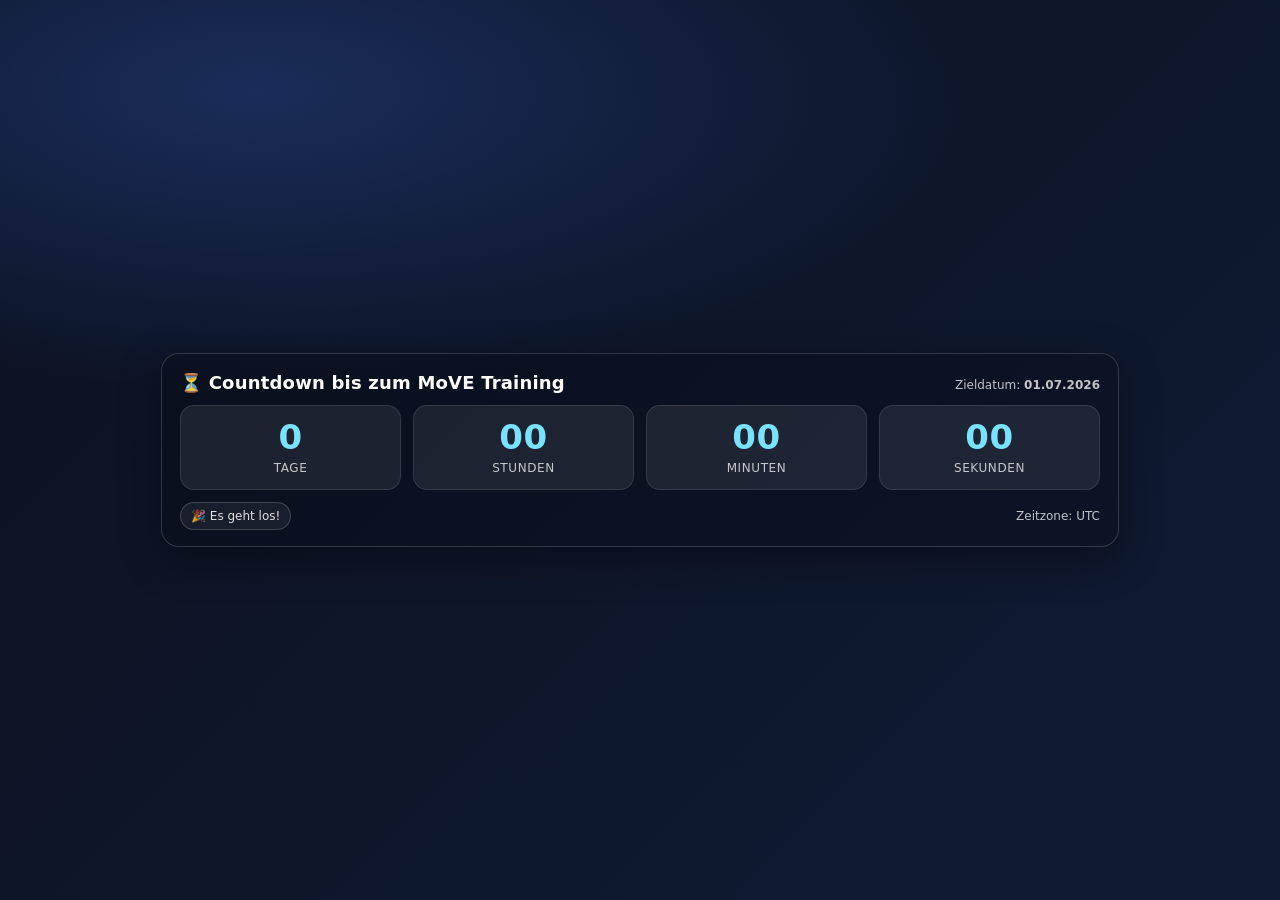
<file: index.html>
<!doctype html>
<html lang="de">
<head>
  <meta charset="utf-8" />
  <meta name="viewport" content="width=device-width, initial-scale=1" />
  <title>MoVE Countdown</title>
  <style>
    :root{
      --bg1:#0b1220;
      --bg2:#101b33;
      --accent:#79e2ff;
      --text:#ffffff;
      --muted:rgba(255,255,255,.75);
      --card:rgba(255,255,255,.08);
      --border:rgba(255,255,255,.16);
    }
    body{
      margin:0;
      font-family: system-ui, -apple-system, "Segoe UI", Roboto, Arial, sans-serif;
      background: radial-gradient(1200px 500px at 20% 10%, #1a2c5a 0%, transparent 60%),
                  linear-gradient(135deg, var(--bg1), var(--bg2));
      color:var(--text);
      height:100vh;
      display:flex;
      align-items:center;
      justify-content:center;
    }
    .wrap{
      width:min(920px, 94vw);
      padding:18px 18px 16px;
      border-radius:18px;
      background: rgba(0,0,0,.20);
      border:1px solid var(--border);
      box-shadow: 0 12px 40px rgba(0,0,0,.35);
    }
    .title{
      display:flex;
      align-items:baseline;
      justify-content:space-between;
      gap:12px;
      margin:0 0 12px 0;
    }
    .title h1{
      font-size:18px;
      margin:0;
      letter-spacing:.2px;
      font-weight:700;
    }
    .title .date{
      font-size:12px;
      color:var(--muted);
      white-space:nowrap;
    }
    .grid{
      display:grid;
      grid-template-columns: repeat(4, 1fr);
      gap:12px;
    }
    .box{
      padding:14px 12px;
      border-radius:14px;
      background: var(--card);
      border:1px solid rgba(255,255,255,.10);
      text-align:center;
    }
    .num{
      font-size:34px;
      line-height:1.05;
      font-weight:800;
      letter-spacing:.5px;
      color: var(--accent);
    }
    .label{
      margin-top:6px;
      font-size:12px;
      color:var(--muted);
      letter-spacing:.6px;
      text-transform:uppercase;
    }
    .footer{
      margin-top:12px;
      display:flex;
      align-items:center;
      justify-content:space-between;
      gap:10px;
      font-size:12px;
      color:var(--muted);
    }
    .badge{
      padding:6px 10px;
      border-radius:999px;
      border:1px solid rgba(255,255,255,.18);
      background: rgba(255,255,255,.06);
      color:rgba(255,255,255,.86);
    }
    @media (max-width:520px){
      .grid{ grid-template-columns: repeat(2, 1fr); }
      .num{ font-size:30px; }
    }
  </style>
</head>
<body>
  <div class="wrap" role="group" aria-label="Countdown bis MoVE Training">
    <div class="title">
      <h1>⏳ Countdown bis zum MoVE Training</h1>
      <div class="date">Zieldatum: <strong>01.07.2026</strong></div>
    </div>

    <div class="grid" aria-live="polite">
      <div class="box"><div class="num" id="d">–</div><div class="label">Tage</div></div>
      <div class="box"><div class="num" id="h">–</div><div class="label">Stunden</div></div>
      <div class="box"><div class="num" id="m">–</div><div class="label">Minuten</div></div>
      <div class="box"><div class="num" id="s">–</div><div class="label">Sekunden</div></div>
    </div>

    <div class="footer">
      <span class="badge" id="status">Lädt…</span>
      <span>Zeitzone: <span id="tz">lokal</span></span>
    </div>
  </div>

  <script>
    // Ziel: 01.07.2026, 00:00:00 in lokaler Zeit des Betrachters
    const target = new Date(2026, 6, 1, 0, 0, 0); // Monate: 0=Jan ... 6=Jul

    const el = {
      d: document.getElementById('d'),
      h: document.getElementById('h'),
      m: document.getElementById('m'),
      s: document.getElementById('s'),
      status: document.getElementById('status'),
      tz: document.getElementById('tz')
    };

    // Zeitzone anzeigen (sofern verfügbar)
    try {
      el.tz.textContent = Intl.DateTimeFormat().resolvedOptions().timeZone || 'lokal';
    } catch { /* ignore */ }

    const pad2 = (n) => String(n).padStart(2,'0');

    function tick(){
      const now = new Date();
      let diff = target - now;

      if (diff <= 0){
        el.d.textContent = '0';
        el.h.textContent = '00';
        el.m.textContent = '00';
        el.s.textContent = '00';
        el.status.textContent = '🎉 Es geht los!';
        return;
      }

      const sec = Math.floor(diff / 1000);
      const days = Math.floor(sec / 86400);
      const hours = Math.floor((sec % 86400) / 3600);
      const mins = Math.floor((sec % 3600) / 60);
      const secs = sec % 60;

      el.d.textContent = days;
      el.h.textContent = pad2(hours);
      el.m.textContent = pad2(mins);
      el.s.textContent = pad2(secs);
      el.status.textContent = '🚀 Training startet bald';
    }

    tick();
    setInterval(tick, 1000);
  </script>
</body>
</html>
</file>
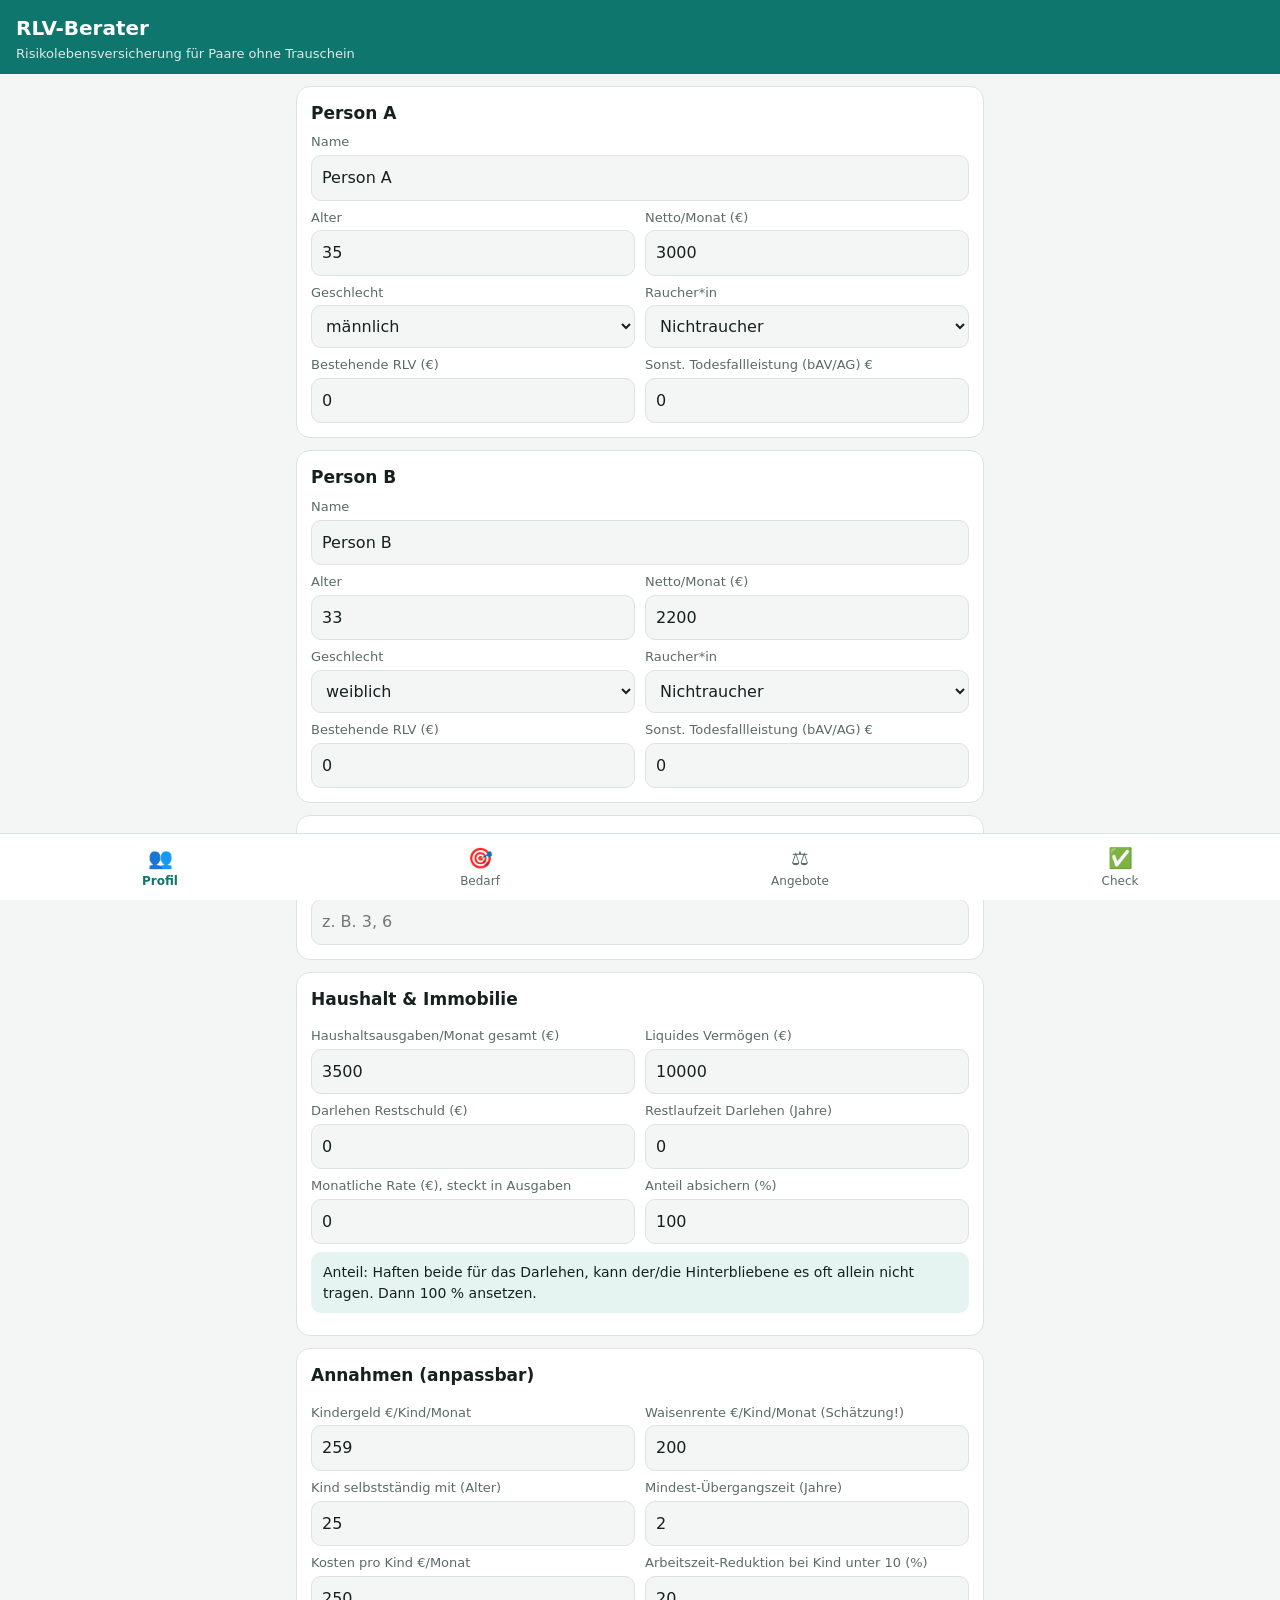
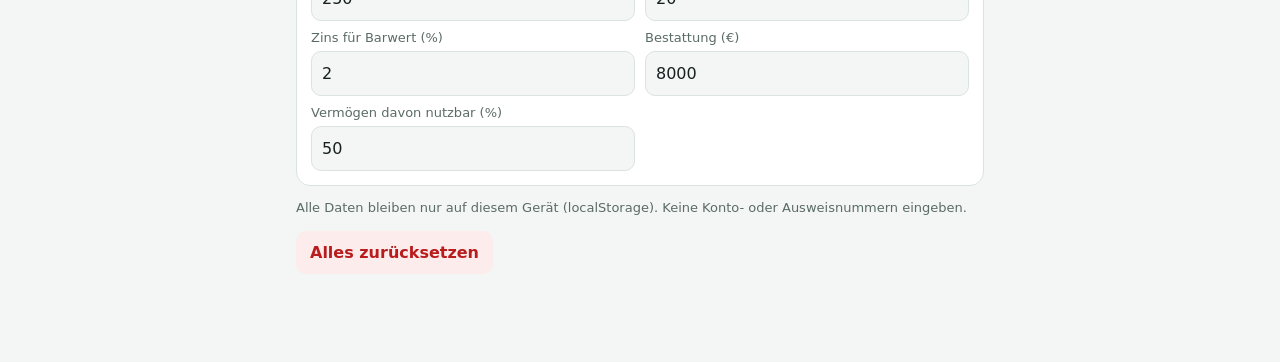
<file: risikoleben/index.html>
<!doctype html>
<html lang="de">
<head>
<meta charset="utf-8">
<meta name="viewport" content="width=device-width, initial-scale=1, viewport-fit=cover">
<meta name="apple-mobile-web-app-capable" content="yes">
<meta name="apple-mobile-web-app-title" content="RLV-Berater">
<meta name="apple-mobile-web-app-status-bar-style" content="default">
<meta name="theme-color" content="#0f766e">
<link rel="apple-touch-icon" href="icon.png">
<link rel="manifest" href="manifest.json">
<title>RLV-Berater</title>
<style>
:root{--bg:#f4f6f5;--card:#fff;--ink:#16211f;--mut:#5b6b67;--line:#dbe3e0;--acc:#0f766e;--acc2:#e6f4f1;--warn:#b45309;--warnbg:#fef3e2;--bad:#b91c1c;--badbg:#fdecec;--ok:#15803d;--okbg:#e8f6ec}
@media (prefers-color-scheme:dark){:root{--bg:#0e1514;--card:#17211f;--ink:#e8efed;--mut:#9fb0ab;--line:#2a3835;--acc:#2dd4bf;--acc2:#12302c;--warn:#fbbf24;--warnbg:#2f2610;--bad:#f87171;--badbg:#341616;--ok:#4ade80;--okbg:#12301c}}
*{box-sizing:border-box;-webkit-tap-highlight-color:transparent}
body{margin:0;background:var(--bg);color:var(--ink);font:16px/1.45 -apple-system,system-ui,"Segoe UI",sans-serif;padding-bottom:calc(76px + env(safe-area-inset-bottom))}
header{padding:calc(14px + env(safe-area-inset-top)) 16px 10px;background:var(--acc);color:#fff}
@media (prefers-color-scheme:dark){header{background:#0b2e29;color:#e8efed}}
header h1{margin:0;font-size:20px}header p{margin:2px 0 0;font-size:13px;opacity:.85}
main{padding:12px 16px;max-width:720px;margin:0 auto}
section{display:none}section.on{display:block}
.card{background:var(--card);border:1px solid var(--line);border-radius:14px;padding:14px;margin:0 0 12px}
.card h2{margin:0 0 8px;font-size:17px}.card h3{margin:12px 0 6px;font-size:15px}
.row{display:grid;grid-template-columns:1fr 1fr;gap:10px}
label{display:block;font-size:13px;color:var(--mut);margin:8px 0 3px}
input,select,textarea{width:100%;font:inherit;font-size:16px;padding:10px;border:1px solid var(--line);border-radius:10px;background:var(--bg);color:var(--ink)}
.chk{display:flex;gap:8px;align-items:center;margin:6px 0;font-size:15px;color:var(--ink)}.chk input{width:auto}
button{font:inherit;font-weight:600;border:0;border-radius:10px;padding:10px 14px;background:var(--acc);color:#fff}
@media (prefers-color-scheme:dark){button{color:#06201c}}
button.sec{background:var(--acc2);color:var(--acc)}button.del{background:var(--badbg);color:var(--bad)}
.big{font-size:30px;font-weight:700;letter-spacing:-.5px}
.mut{color:var(--mut);font-size:13px}
.note{border-radius:10px;padding:10px 12px;margin:8px 0;font-size:14px}
.note.warn{background:var(--warnbg);color:var(--warn)}.note.bad{background:var(--badbg);color:var(--bad)}.note.ok{background:var(--okbg);color:var(--ok)}.note.info{background:var(--acc2);color:var(--ink)}
table{width:100%;border-collapse:collapse;font-size:14px}td,th{padding:6px 4px;border-bottom:1px solid var(--line);text-align:left;vertical-align:top}td.r,th.r{text-align:right}
nav{position:fixed;bottom:0;left:0;right:0;display:flex;background:var(--card);border-top:1px solid var(--line);padding-bottom:env(safe-area-inset-bottom)}
nav button{flex:1;background:none;color:var(--mut);border-radius:0;padding:10px 2px;font-size:12px;font-weight:500}
nav button.on{color:var(--acc);font-weight:700}nav span{display:block;font-size:20px}
.badge{display:inline-block;font-size:12px;font-weight:700;padding:2px 8px;border-radius:99px;background:var(--okbg);color:var(--ok)}
.bar{height:10px;border-radius:6px;background:var(--line);overflow:hidden}.bar i{display:block;height:100%;background:var(--acc)}
a{color:var(--acc)}
.linkbtn{display:block;text-decoration:none;text-align:center;background:var(--acc2);color:var(--acc);padding:10px;border-radius:10px;font-weight:600;margin:6px 0}
</style>
</head>
<body>
<header><h1>RLV-Berater</h1><p>Risikolebensversicherung für Paare ohne Trauschein</p></header>
<main>
<section id="s-profil" class="on"></section>
<section id="s-bedarf"></section>
<section id="s-angebote"></section>
<section id="s-check"></section>
</main>
<nav>
<button data-t="profil" class="on"><span>👥</span>Profil</button>
<button data-t="bedarf"><span>🎯</span>Bedarf</button>
<button data-t="angebote"><span>⚖️</span>Angebote</button>
<button data-t="check"><span>✅</span>Check</button>
</nav>
<script>
"use strict";
/* ---------- Zustand ---------- */
const DEF={
 p:[{name:"Person A",age:35,sex:"m",smoker:false,net:3000},{name:"Person B",age:33,sex:"w",smoker:false,net:2200}],
 kids:[],
 debt:{rest:0,years:0,share:100,rate:0},
 hh:{exp:3500,savings:10000,useSav:50,funeral:8000,other:[0,0]},
 existing:[0,0],
 par:{kg:259,waise:200,indep:25,disc:2,transit:2,kidCost:250,care:20},
 quotes:[],done:{}
};
let S;
try{S=JSON.parse(localStorage.getItem("rlv")||"null")}catch(e){S=null}
S=Object.assign(structuredClone(DEF),S||{});
const save=()=>{try{localStorage.setItem("rlv",JSON.stringify(S))}catch(e){}};
const $=id=>document.getElementById(id);
const eur=n=>Math.round(n).toLocaleString("de-DE")+" €";
const num=v=>{const n=parseFloat(String(v).replace(",","."));return isFinite(n)?n:0};
const esc=s=>String(s).replace(/[&<>"]/g,c=>({"&":"&amp;","<":"&lt;",">":"&gt;",'"':"&quot;"}[c]));

/* ---------- Rechenkern ---------- */
function needFor(i){
 const P=S.p[i],Sv=S.p[1-i],par=S.par,kids=S.kids.map(Number);
 const youngest=kids.length?Math.min(...kids):null;
 const yearsKids=kids.length?Math.max(0,par.indep-youngest):0;
 const years=Math.max(yearsKids,par.transit);
 const debt=S.debt.rest*S.debt.share/100;
 const r=par.disc/100;
 let pv=0;const rows=[];
 for(let t=0;t<years;t++){
  const elig=kids.filter(a=>a+t<par.indep).length;
  const ended=kids.length-elig;
  let exp=S.hh.exp-par.kidCost*ended;
  exp-=(S.debt.rate||0);               // Rate entfällt, weil Darlehen getilgt wird
  exp=Math.max(0,exp);
  const youngestNow=kids.filter(a=>a+t<par.indep).length?Math.min(...kids.filter(a=>a+t<par.indep))+t:99;
  const care=youngestNow<10?par.care/100:0;
  const inc=Sv.net*(1-care)+elig*(par.kg+par.waise);
  // Verbrauch des Verstorbenen entfällt: Anteil an den Ausgaben (am Netto gemessen)
  const share=P.net/(P.net+Sv.net||1);
  const expAfter=exp*(1-0.5*share);   // Hälfte des Anteils, der dem Verstorbenen "gehört", entfällt
  const gap=Math.max(0,expAfter-inc);
  pv+=gap*12/Math.pow(1+r,t+0.5);
  rows.push({t,gap});
 }
 const funeral=S.hh.funeral;
 const sav=S.hh.savings*S.hh.useSav/100;
 const other=S.hh.other[i]||0, ex=S.existing[i]||0;
 const gross=debt+pv+funeral;
 const net=Math.max(0,gross-sav-other-ex);
 const sum=Math.ceil(net/10000)*10000;
 const debtYears=S.debt.years||0;
 let term=Math.max(yearsKids,debtYears,10);
 term=Math.max(5,Math.min(term,67-P.age));
 return {debt,pv,funeral,sav,other,ex,gross,net,sum,yearsKids,years,term,debtYears,
   income:Math.max(0,sum-Math.min(debt,sum)),rows};
}
/* grobe Orientierung: Gompertz-Sterblichkeit, versicherte Kollektive (nur Plausibilitätsband!) */
function estimate(P,n,sumAt){
 let surv=1,ben=0,ann=0;const v=1/1.01;
 for(let t=0;t<n;t++){
  const x=P.age+t;
  const mu=0.000016*Math.exp(0.095*x)*(P.sex==="w"?0.65:1)*(P.smoker?2:1);
  const q=1-Math.exp(-mu);
  ann+=surv*Math.pow(v,t);
  ben+=surv*q*sumAt(t)*Math.pow(v,t+0.5);
  surv*=1-q;
 }
 const hoechst=ben/ann*1.3/12;           // Bruttobeitrag/Monat (Höchstbeitrag)
 return {hoechst,zahl:hoechst*0.7};
}

/* ---------- Render: Profil ---------- */
function fld(label,id,val,type="number",extra=""){return `<label for="${id}">${label}</label><input id="${id}" type="${type}" inputmode="${type==="number"?"decimal":"text"}" value="${esc(val)}" ${extra}>`}
function renderProfil(){
 const personCards=S.p.map((p,i)=>`<div class="card"><h2>${esc(p.name)}</h2>
  ${fld("Name","p"+i+"name",p.name,"text")}
  <div class="row"><div>${fld("Alter","p"+i+"age",p.age)}</div><div>${fld("Netto/Monat (€)","p"+i+"net",p.net)}</div></div>
  <div class="row"><div><label>Geschlecht</label><select id="p${i}sex"><option value="m" ${p.sex==="m"?"selected":""}>männlich</option><option value="w" ${p.sex==="w"?"selected":""}>weiblich</option></select></div>
  <div><label>Raucher*in</label><select id="p${i}smoker"><option value="0" ${!p.smoker?"selected":""}>Nichtraucher</option><option value="1" ${p.smoker?"selected":""}>Raucher</option></select></div></div>
  <div class="row"><div>${fld("Bestehende RLV (€)","e"+i,S.existing[i])}</div><div>${fld("Sonst. Todesfallleistung (bAV/AG) €","o"+i,S.hh.other[i])}</div></div></div>`).join("");
 $("s-profil").innerHTML=`${personCards}
 <div class="card"><h2>Kinder</h2><p class="mut">Alter der Kinder, durch Komma getrennt (leer = keine).</p>
  <input id="kids" type="text" inputmode="numeric" value="${S.kids.join(", ")}" placeholder="z. B. 3, 6"></div>
 <div class="card"><h2>Haushalt & Immobilie</h2>
  <div class="row"><div>${fld("Haushaltsausgaben/Monat gesamt (€)","hhexp",S.hh.exp)}</div><div>${fld("Liquides Vermögen (€)","sav",S.hh.savings)}</div></div>
  <div class="row"><div>${fld("Darlehen Restschuld (€)","drest",S.debt.rest)}</div><div>${fld("Restlaufzeit Darlehen (Jahre)","dyears",S.debt.years)}</div></div>
  <div class="row"><div>${fld("Monatliche Rate (€), steckt in Ausgaben","drate",S.debt.rate)}</div><div>${fld("Anteil absichern (%)","dshare",S.debt.share)}</div></div>
  <div class="note info">Anteil: Haften beide für das Darlehen, kann der/die Hinterbliebene es oft allein nicht tragen. Dann 100 % ansetzen.</div></div>
 <div class="card"><h2>Annahmen (anpassbar)</h2>
  <div class="row"><div>${fld("Kindergeld €/Kind/Monat","kg",S.par.kg)}</div><div>${fld("Waisenrente €/Kind/Monat (Schätzung!)","waise",S.par.waise)}</div></div>
  <div class="row"><div>${fld("Kind selbstständig mit (Alter)","indep",S.par.indep)}</div><div>${fld("Mindest-Übergangszeit (Jahre)","transit",S.par.transit)}</div></div>
  <div class="row"><div>${fld("Kosten pro Kind €/Monat","kidcost",S.par.kidCost)}</div><div>${fld("Arbeitszeit-Reduktion bei Kind unter 10 (%)","care",S.par.care)}</div></div>
  <div class="row"><div>${fld("Zins für Barwert (%)","disc",S.par.disc)}</div><div>${fld("Bestattung (€)","fun",S.hh.funeral)}</div></div>
  <div class="row"><div>${fld("Vermögen davon nutzbar (%)","usesav",S.hh.useSav)}</div><div></div></div></div>
 <p class="mut">Alle Daten bleiben nur auf diesem Gerät (localStorage). Keine Konto- oder Ausweisnummern eingeben.</p>
 <button class="del" id="reset">Alles zurücksetzen</button>`;
 const b=(id,fn)=>$(id).addEventListener("change",e=>{fn(e.target.value);save();renderBedarf();renderAngebote();renderCheck()});
 S.p.forEach((_,i)=>{b("p"+i+"name",v=>S.p[i].name=v||"Person "+"AB"[i]);b("p"+i+"age",v=>S.p[i].age=num(v));b("p"+i+"net",v=>S.p[i].net=num(v));
  b("p"+i+"sex",v=>S.p[i].sex=v);b("p"+i+"smoker",v=>S.p[i].smoker=v==="1");b("e"+i,v=>S.existing[i]=num(v));b("o"+i,v=>S.hh.other[i]=num(v))});
 b("kids",v=>S.kids=v.split(/[,; ]+/).map(x=>x.trim()).filter(Boolean).map(num));
 b("hhexp",v=>S.hh.exp=num(v));b("sav",v=>S.hh.savings=num(v));b("drest",v=>S.debt.rest=num(v));b("dyears",v=>S.debt.years=num(v));
 b("drate",v=>S.debt.rate=num(v));b("dshare",v=>S.debt.share=num(v));b("kg",v=>S.par.kg=num(v));b("waise",v=>S.par.waise=num(v));
 b("indep",v=>S.par.indep=num(v));b("transit",v=>S.par.transit=num(v));b("kidcost",v=>S.par.kidCost=num(v));b("care",v=>S.par.care=num(v));
 b("disc",v=>S.par.disc=num(v));b("fun",v=>S.hh.funeral=num(v));b("usesav",v=>S.hh.useSav=num(v));
 $("reset").onclick=()=>{if(confirm("Wirklich alle Daten löschen?")){S=structuredClone(DEF);save();renderAll()}};
}

/* ---------- Render: Bedarf ---------- */
function renderBedarf(){
 const out=S.p.map((p,i)=>{
  const n=needFor(i),surv=S.p[1-i].name;
  const debtPart=Math.min(n.debt,n.sum),incPart=Math.max(0,n.sum-debtPart);
  const constSum=n.sum;
  const e1=estimate(p,n.term,()=>constSum);
  const e2=estimate(p,n.term,t=>{
    const d=n.debtYears?Math.max(0,debtPart*(1-t/n.debtYears)):0;
    const inc=t<n.yearsKids||!n.yearsKids&&t<S.par.transit?incPart:0;
    return d+inc});
  const maxPct=Math.max(n.gross,1);
  return `<div class="card"><h2>Falls ${esc(p.name)} stirbt → ${esc(surv)} bleibt zurück</h2>
  <div class="mut">Empfohlene Versicherungssumme</div><div class="big">${eur(n.sum)}</div>
  <div class="mut">Laufzeit mind. ${n.term} Jahre (bis Alter ${p.age+n.term})</div>
  <table>
   <tr><td>Darlehen tilgen</td><td class="r">${eur(n.debt)}</td></tr>
   <tr><td>Einkommenslücke (${n.years} J., Barwert)</td><td class="r">${eur(n.pv)}</td></tr>
   <tr><td>Bestattung</td><td class="r">${eur(n.funeral)}</td></tr>
   <tr><td>− nutzbares Vermögen</td><td class="r">−${eur(n.sav)}</td></tr>
   <tr><td>− bestehende RLV / AG-/bAV-Leistung</td><td class="r">−${eur(n.ex+n.other)}</td></tr>
  </table>
  <h3>Tarifaufbau-Vorschlag</h3>
  <div class="note info"><b>Variante 1 – einfach:</b> ${eur(constSum)} konstant, ${n.term} Jahre.<br>Orientierung: ca. <b>${Math.round(e1.zahl)}–${Math.round(e1.hoechst)} €/Monat</b> (Zahl- bis Höchstbeitrag).</div>
  ${debtPart>0?`<div class="note info"><b>Variante 2 – Kombi (meist günstiger):</b> ${eur(incPart)} konstant für ${Math.max(n.yearsKids,S.par.transit)} J. + ${eur(debtPart)} <i>fallend</i> über ${n.debtYears||"?"} J. (passend zur Restschuld).<br>Orientierung: ca. <b>${Math.round(e2.zahl)}–${Math.round(e2.hoechst)} €/Monat</b>.</div>`:""}
  <p class="mut">Preisband = grobe Modellrechnung (±30 %), nur zur Plausibilitätsprüfung von Angeboten. Echte Preise kommen von Anbietern und hängen von Beruf, BMI, Gesundheit ab.</p></div>`}).join("");
 const hi=S.p.map((p,i)=>needFor(i)).reduce((a,b)=>a.sum>=b.sum?a:b);
 $("s-bedarf").innerHTML=out+`
 <div class="card"><h2>Warum Paare ohne Trauschein anders rechnen</h2>
  <div class="note bad"><b>Keine Witwen-/Witwerrente</b> – der Rechner setzt sie bewusst nicht an. Nur Kinder erhalten Waisenrente.</div>
  <div class="note bad"><b>Erbschaftsteuer:</b> Nicht Verheiratete = Steuerklasse III, nur 20.000 € Freibetrag, 30 % Steuersatz. Zahlt die Versicherung 300.000 € an den/die Partner:in aus, kämen auf 280.000 € rund 84.000 € Steuer zu.</div>
  <div class="note ok"><b>Lösung: Überkreuz-Konstruktion.</b> Jede:r ist Versicherungsnehmer:in <i>und</i> Bezugsberechtigte:r für das Leben des/der anderen. Die Auszahlung ist dann in der Regel nicht erbschaftsteuerpflichtig. Genau so bei den Anbietern beantragen (Versicherungsnehmer ≠ versicherte Person).</div>
  <div class="note warn"><b>Kein gesetzliches Erbrecht</b> unter Partner:innen → Testament / Erbvertrag. <b>Sorgerecht:</b> Ist ein Elternteil nicht verheiratet, braucht es eine Sorgeerklärung, sonst fehlt dem Überlebenden evtl. das Sorgerecht.</div>
  <p class="mut">Steuer- und Rechtsangaben ohne Gewähr (Stand 2026). Vor Abschluss durch Steuerberater:in oder unabhängige Honorar-Versicherungsberatung prüfen lassen.</p></div>`;
}

/* ---------- Render: Angebote ---------- */
const FEAT=[["nachv","Nachversicherungsgarantie (Heirat, Geburt, Immobilie, ohne Gesundheitsprüfung)"],["verl","Verlängerungsoption"],["terminal","Vorabzahlung bei unheilbarer Krankheit"],["kreuz","Überkreuz möglich (VN ≠ versicherte Person)"],["stund","Beitragsstundung / Pausieren möglich"]];
let editQ=null;
function evalQuotes(){
 return S.quotes.map((q,idx)=>{
  const pi=q.person,n=needFor(pi),P=S.p[pi];
  const per100=q.zahl*12/(q.sum/1e5||1);
  const worst=q.hoechst?q.hoechst*12/(q.sum/1e5||1):per100;
  const e=estimate(P,q.term,()=>q.sum);
  const feat=FEAT.filter(f=>q[f[0]]).length;
  const flags=[];
  if(q.sum<n.sum*0.95)flags.push(["warn","Summe unter Bedarf ("+eur(n.sum)+")"]);
  if(q.term<n.term)flags.push(["warn","Laufzeit kürzer als empfohlen ("+n.term+" J.)"]);
  if(!q.nachv)flags.push(["bad","Keine Nachversicherungsgarantie"]);
  if(!q.kreuz)flags.push(["bad","Überkreuz nicht möglich → Erbschaftsteuerrisiko"]);
  if(q.hoechst&&q.zahl&&q.hoechst/q.zahl>1.8)flags.push(["warn","Hohe Beitragsspanne (Höchst/Zahl = "+(q.hoechst/q.zahl).toFixed(1)+"×)"]);
  if(q.zahl<e.zahl*0.6)flags.push(["warn","Auffällig günstig – Leistungsumfang prüfen"]);
  return Object.assign({idx,per100,worst,feat,flags,est:e});
 });
}
function renderAngebote(){
 const ev=evalQuotes();
 const groups=[0,1].map(pi=>{
  const list=ev.filter(x=>S.quotes[x.idx].person===pi);
  if(!list.length)return "";
  const bestWorst=Math.min(...list.map(x=>x.worst));
  list.forEach(x=>{const q=S.quotes[x.idx];const fit=(q.sum>=needFor(pi).sum*0.95?1:.6)*(q.term>=needFor(pi).term?1:.7);
    x.score=Math.round((70*bestWorst/x.worst+30*x.feat/FEAT.length)*fit)});
  list.sort((a,b)=>b.score-a.score);
  return `<div class="card"><h2>Versichert: ${esc(S.p[pi].name)}</h2>
  ${list.map((x,k)=>{const q=S.quotes[x.idx];return `<div style="border-top:${k?"1px solid var(--line)":"0"};padding:10px 0">
   <div><b>${esc(q.name||"Angebot")}</b> <span class="mut">· ${esc(q.src)}</span> ${k===0?'<span class="badge">Beste Preis-Leistung</span>':""}</div>
   <div class="mut">${eur(q.sum)} · ${q.term} J. · ${q.type}</div>
   <div>${eur(q.zahl)}/Mon. Zahlbeitrag${q.hoechst?` · ${eur(q.hoechst)} Höchst`:""} · Score <b>${x.score}</b></div>
   <div class="mut">${x.per100.toFixed(1)} €/Jahr je 100.000 € · Modell-Orientierung ${Math.round(x.est.zahl)}–${Math.round(x.est.hoechst)} €</div>
   ${x.flags.map(f=>`<div class="note ${f[0]}" style="padding:4px 10px;margin:4px 0">${esc(f[1])}</div>`).join("")}
   <button class="sec" data-ed="${x.idx}">Bearbeiten</button> <button class="del" data-rm="${x.idx}">Löschen</button></div>`}).join("")}</div>`}).join("");
 const best=[0,1].map(pi=>{const l=ev.filter(x=>S.quotes[x.idx].person===pi);if(!l.length)return null;
  const bw=Math.min(...l.map(x=>x.worst));return l.map(x=>({...x,s:(70*bw/x.worst+30*x.feat/FEAT.length)})).sort((a,b)=>b.s-a.s)[0]});
 const sumLine=best[0]&&best[1]?`<div class="note ok"><b>Beste Kombination:</b> ${esc(S.quotes[best[0].idx].name)} für ${esc(S.p[0].name)} + ${esc(S.quotes[best[1].idx].name)} für ${esc(S.p[1].name)} = <b>${eur(S.quotes[best[0].idx].zahl+S.quotes[best[1].idx].zahl)}/Monat</b> (Zahlbeitrag).</div>`:"";
 const q=editQ!==null?(editQ>=0?S.quotes[editQ]:{person:0,src:"Check24",name:"",sum:needFor(0).sum,term:needFor(0).term,type:"konstant",zahl:0,hoechst:0,nachv:true,kreuz:true}):null;
 const form=q?`<div class="card"><h2>${editQ>=0?"Angebot bearbeiten":"Angebot erfassen"}</h2>
  <div class="row"><div><label>Versicherte Person</label><select id="qp">${S.p.map((p,i)=>`<option value="${i}" ${q.person===i?"selected":""}>${esc(p.name)}</option>`).join("")}</select></div>
  <div><label>Quelle</label><select id="qs">${["Check24","HUK24","Verivox","Direktversicherer","Makler/Berater","Sonstige"].map(s=>`<option ${q.src===s?"selected":""}>${s}</option>`).join("")}</select></div></div>
  ${fld("Versicherer / Tarif","qn",q.name,"text")}
  <div class="row"><div>${fld("Versicherungssumme €","qsum",q.sum)}</div><div>${fld("Laufzeit (Jahre)","qterm",q.term)}</div></div>
  <div class="row"><div>${fld("Zahlbeitrag €/Monat","qz",q.zahl)}</div><div>${fld("Höchstbeitrag €/Monat","qh",q.hoechst)}</div></div>
  <label>Tarifart</label><select id="qt">${["konstant","fallend","Staffel"].map(s=>`<option ${q.type===s?"selected":""}>${s}</option>`).join("")}</select>
  ${FEAT.map(f=>`<label class="chk"><input type="checkbox" id="q_${f[0]}" ${q[f[0]]?"checked":""}>${f[1]}</label>`).join("")}
  <button id="qsave">Speichern</button> <button class="sec" id="qcancel">Abbrechen</button></div>`:"";
 $("s-angebote").innerHTML=`
 <div class="card"><h2>Angebote einholen</h2>
  <div class="note info">Check24, HUK24 & Co. bieten keine offene Schnittstelle und sperren automatisches Abfragen. Deshalb: Du gibst die Daten dort ein (Kopier-Block unten), trägst die Ergebnisse hier ein, und die App bewertet sie wie ein Berater.</div>
  <a class="linkbtn" href="https://www.check24.de/risikolebensversicherung/" target="_blank" rel="noopener">Check24 öffnen</a>
  <a class="linkbtn" href="https://www.huk24.de/" target="_blank" rel="noopener">HUK24 öffnen (Direktversicherer)</a>
  <a class="linkbtn" href="https://www.verivox.de/lebensversicherung/risikolebensversicherung/" target="_blank" rel="noopener">Verivox öffnen</a>
  <a class="linkbtn" href="https://www.cosmosdirekt.de/risikolebensversicherung/" target="_blank" rel="noopener">CosmosDirekt öffnen</a>
  <button class="sec" id="copyspec">Eingabe-Spickzettel kopieren</button>
  <h3>Ergebnisse aus dem Portal einfügen</h3>
  <div class="mut">Ergebnisliste markieren, kopieren und hier einfügen. Summe und Laufzeit werden aus deinem Bedarf angenommen; bitte kurz prüfen.</div>
  <select id="impP">${S.p.map((p,i)=>`<option value="${i}">für ${esc(p.name)}</option>`).join("")}</select>
  <textarea id="impT" rows="4" placeholder="Hier einfügen …"></textarea>
  <button class="sec" id="impB">Angebote erkennen</button>
  <div class="note warn"><b>Wichtig:</b> Erst nur Preisanfragen, <b>keine</b> Anträge parallel. Abgelehnte Anträge werden im Hinweis- und Informationssystem der Versicherer gespeichert. Bei Vorerkrankungen vorab anonyme Risikovoranfrage über Makler/Honorarberater.</div></div>
 ${form}${sumLine}${groups||'<p class="mut">Noch keine Angebote erfasst.</p>'}
 <button id="addq">+ Angebot erfassen</button>`;
 $("addq").onclick=()=>{editQ=-1;renderAngebote();window.scrollTo(0,0)};
 $("copyspec").onclick=()=>copy(spec());
 $("impB").onclick=()=>{const r=parseQuotes($("impT").value,+$("impP").value);if(!r.length){toast("Nichts erkannt. Versicherername und Beitrag müssen im Text stehen.");return}r.forEach(q=>{delete q._chk;S.quotes.push(q)});save();toast(r.length+" Angebote übernommen. Bitte Summe/Laufzeit prüfen.");renderAngebote()};
 document.querySelectorAll("[data-ed]").forEach(b=>b.onclick=()=>{editQ=+b.dataset.ed;renderAngebote();window.scrollTo(0,0)});
 document.querySelectorAll("[data-rm]").forEach(b=>b.onclick=()=>{if(confirm("Angebot löschen?")){S.quotes.splice(+b.dataset.rm,1);save();renderAngebote()}});
 if(q){$("qcancel").onclick=()=>{editQ=null;renderAngebote()};
  $("qsave").onclick=()=>{const o={person:+$("qp").value,src:$("qs").value,name:$("qn").value,sum:num($("qsum").value),term:num($("qterm").value),type:$("qt").value,zahl:num($("qz").value),hoechst:num($("qh").value)};
   FEAT.forEach(f=>o[f[0]]=$("q_"+f[0]).checked);
   if(!o.sum||!o.term||!o.zahl){alert("Summe, Laufzeit und Zahlbeitrag angeben.");return}
   if(editQ>=0)S.quotes[editQ]=o;else S.quotes.push(o);editQ=null;save();renderAngebote()}}
}

/* ---------- Import aus Portal-Ergebnistext ---------- */
const INS=["Allianz","HUK-COBURG","HUK24","HUK","CosmosDirekt","Cosmos","Hannoversche","Alte Leipziger","Zurich","Dialog","Europa","ERGO","Volkswohl Bund","Swiss Life","Canada Life","Baloise","Debeka","Nürnberger","Generali","LV 1871","Bayerische","DELA","Barmenia","Concordia","WWK","Gothaer","InterRisk","Signal Iduna","Itzehoer","Ideal","Condor","Verti","Continentale","Familienfürsorge","Basler","Mylife","Neodigital","Medien","R+V","VGH","Lebensversicherung von 1871"];
function parseQuotes(text,pi){
 const lines=text.split(/\n+/).map(l=>l.trim()).filter(Boolean),out=[];
 const euro=s=>[...s.matchAll(/(\d{1,3}(?:\.\d{3})*|\d+)(?:,(\d{1,2}))?\s*(?:€|EUR|Euro)/g)].map(m=>parseFloat(m[1].replace(/\./g,"")+"."+(m[2]||"0")));
 for(let i=0;i<lines.length;i++){
  const hit=INS.find(n=>lines[i].toLowerCase().includes(n.toLowerCase()));
  if(!hit)continue;
  const win=lines.slice(i,i+6).join(" ");
  const am=euro(win).filter(v=>v>=3&&v<=1000);
  if(!am.length)continue;
  const nx=INS.find(n=>lines.slice(i+1,i+6).some(l=>l.toLowerCase().includes(n.toLowerCase())&&n!==hit));
  out.push({person:pi,src:"Portal-Import",name:lines[i].slice(0,40),zahl:am[0],hoechst:am[1]&&am[1]>am[0]?am[1]:0,type:"konstant",nachv:/nachversicher/i.test(win),verl:/verl[aä]nger/i.test(win),terminal:/unheilbar|vorab/i.test(win),kreuz:true,stund:/stundung/i.test(win),sum:needFor(pi).sum,term:needFor(pi).term,_chk:true});
 }
 return out;
}
function spec(){
 const L=["RLV-Anfrage (Überkreuz, Paar nicht verheiratet)","Tarif: Risikolebensversicherung, Überkreuz: Versicherungsnehmer = Bezugsberechtigter = jeweils der/die andere","Gesundheitsfragen nur wahrheitsgemäß, zunächst nur Preisanfrage"];
 S.p.forEach((p,i)=>{const n=needFor(i);L.push(`${p.name}: ${p.age} J., ${p.sex==="w"?"w":"m"}, ${p.smoker?"Raucher":"Nichtraucher"}, Summe ${eur(n.sum)}, Laufzeit ${n.term} J.`)});
 L.push("Gewünscht: Nachversicherungsgarantie, Verlängerungsoption, Überschussverwendung: Beitragsverrechnung");
 return L.join("\n");
}
function copy(t){navigator.clipboard?.writeText(t).then(()=>alert("Kopiert.")).catch(()=>prompt("Zum Kopieren:",t))}

/* ---------- Render: Check ---------- */
function renderCheck(){
 const kids=S.kids.length>0,debt=S.debt.rest>0;
 const items=[
  ["kreuz","Überkreuz-Konstruktion: zwei Verträge, jeweils Versicherungsnehmer = Bezugsberechtigter","Vermeidet Erbschaftsteuer (Klasse III, 30 %)."],
  ["vor","Gesundheit: bei Vorerkrankungen anonyme Risikovoranfrage vor dem Antrag","Schützt vor Ablehnungseinträgen."],
  ["testa","Testament oder Erbvertrag für beide","Ohne Trauschein kein gesetzliches Erbrecht."],
  ["vollm","Vorsorgevollmacht + Patientenverfügung gegenseitig","Partner:in hat sonst keine Entscheidungsbefugnis."],
  ["bez","Bezugsrechte aller Verträge prüfen (bAV, Kapital-LV, Unfall)","Ohne Eintrag fällt es evtl. an Eltern/Erben."],
  ["bu","Berufsunfähigkeit prüfen: Meist wichtiger als Todesfallschutz","BU trifft deutlich häufiger als vorzeitiger Tod."],
  ...(kids?[["sorge","Sorgeerklärung beim Jugendamt, falls noch nicht erfolgt","Sonst hat nur die Mutter das Sorgerecht."],["vorm","Vormundschaft/Betreuung der Kinder im Testament regeln","Falls beide Eltern ausfallen."]]:[]),
  ...(debt?[["dar","Darlehensvertrag: Mithaftung & Grundbuch-Eigentumsanteile klären","Entscheidet, wie viel RLV je Person nötig ist."],["fall","Fallende Summe für den Darlehensanteil prüfen","Spart oft 20–40 % Beitrag."]]:[]),
  ["nach","Nachversicherungsgarantie in jedem Angebot vorhanden","Erlaubt Erhöhung bei Hauskauf/Geburt ohne neue Gesundheitsprüfung."],
  ["trenn","Trennungsfall bedenken: Vertrag auf eine:n Partner:in übertragbar?","Beitrag läuft sonst weiter, Bezugsrecht ändern."],
  ["prof","Ergebnis von unabhängiger Honorar-Versicherungsberatung gegenprüfen lassen","Portale vermitteln gegen Provision; Honorarberater nicht."]
 ];
 const done=items.filter(i=>S.done[i[0]]).length;
 $("s-check").innerHTML=`<div class="card"><h2>Berater-Check</h2><div class="bar"><i style="width:${done/items.length*100}%"></i></div><p class="mut">${done} von ${items.length} erledigt</p>
  ${items.map(i=>`<label class="chk" style="align-items:flex-start"><input type="checkbox" data-k="${i[0]}" ${S.done[i[0]]?"checked":""}><span>${esc(i[1])}<br><span class="mut">${esc(i[2])}</span></span></label>`).join("")}</div>
  <div class="card"><h2>Zusammenfassung</h2><button id="copysum">Zusammenfassung kopieren</button></div>
  <p class="mut">Die App ersetzt keine rechtliche oder steuerliche Beratung. Sie bündelt die Fragen, die ein guter Berater stellt.</p>`;
 document.querySelectorAll("[data-k]").forEach(c=>c.onchange=()=>{S.done[c.dataset.k]=c.checked;save();renderCheck()});
 $("copysum").onclick=()=>copy(spec()+"\n\nBedarf:\n"+S.p.map((p,i)=>{const n=needFor(i);return `${p.name}: ${eur(n.sum)} / ${n.term} J.`}).join("\n"));
}

function renderAll(){renderProfil();renderBedarf();renderAngebote();renderCheck()}
document.querySelectorAll("nav button").forEach(b=>b.onclick=()=>{
 document.querySelectorAll("nav button,section").forEach(e=>e.classList.remove("on"));
 b.classList.add("on");$("s-"+b.dataset.t).classList.add("on");window.scrollTo(0,0)});
renderAll();
if("serviceWorker"in navigator&&location.protocol.startsWith("http"))navigator.serviceWorker.register("sw.js").catch(()=>{});
</script>
</body>
</html>
</file>
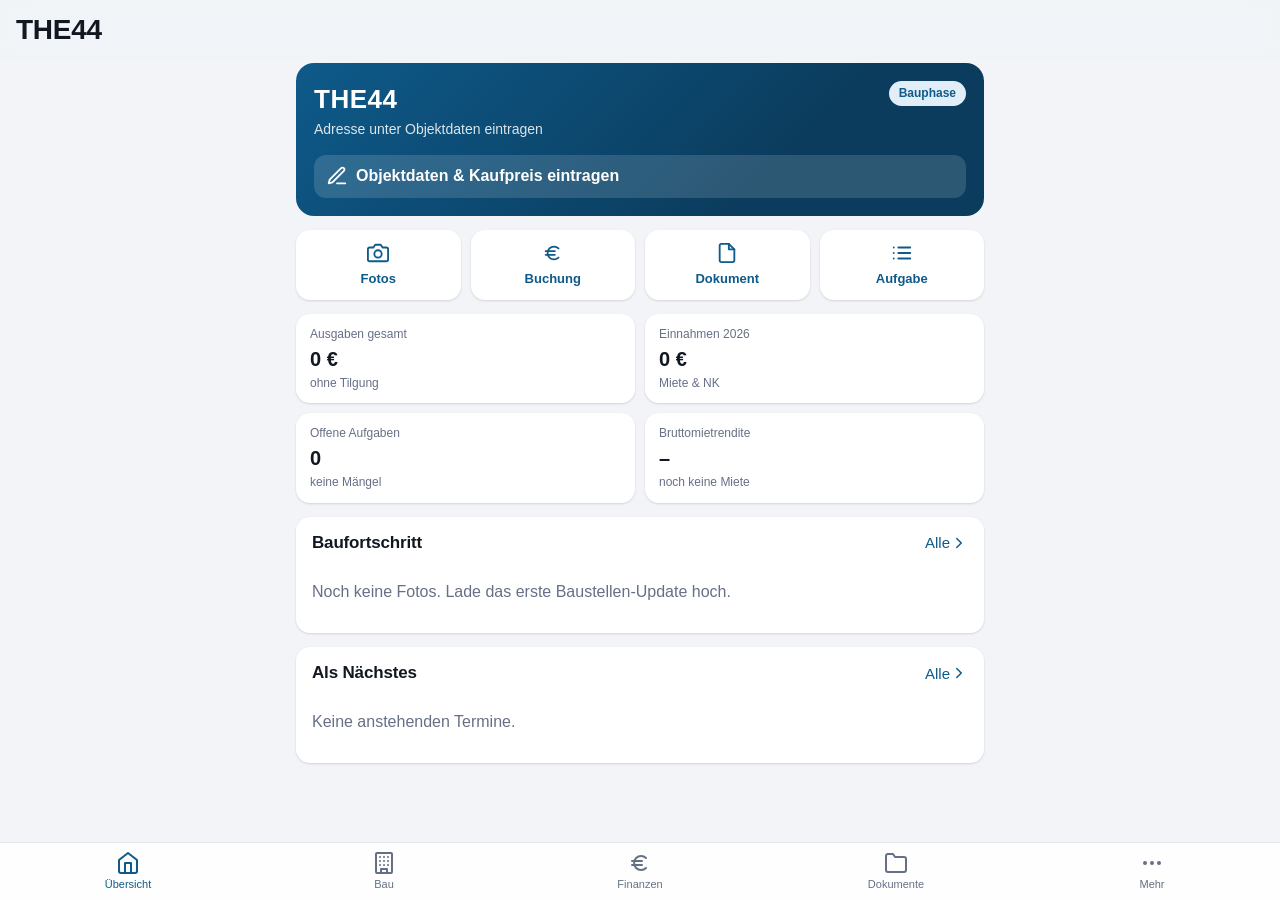
<file: the44/index.html>
<!doctype html>
<html lang="de">
<head>
  <meta charset="utf-8" />
  <meta name="viewport" content="width=device-width, initial-scale=1, viewport-fit=cover" />
  <meta name="theme-color" content="#0e5a8a" media="(prefers-color-scheme: light)" />
  <meta name="theme-color" content="#0d1117" media="(prefers-color-scheme: dark)" />
  <meta name="apple-mobile-web-app-capable" content="yes" />
  <meta name="mobile-web-app-capable" content="yes" />
  <meta name="apple-mobile-web-app-status-bar-style" content="default" />
  <meta name="apple-mobile-web-app-title" content="THE44" />
  <meta name="description" content="Bau, Buchhaltung, Dokumente und Vermietung einer Kapitalanlage-Immobilie." />
  <link rel="manifest" href="manifest.webmanifest" />
  <link rel="icon" href="icons/icon.svg" type="image/svg+xml" />
  <link rel="apple-touch-icon" href="icons/apple-touch-icon.png" />
  <link rel="stylesheet" href="styles.css" />
  <title>THE44</title>
</head>
<body>
  <header class="topbar">
    <button type="button" id="back" class="icon-btn" aria-label="Zurück" hidden>
      <svg class="ic" viewBox="0 0 24 24" fill="none" stroke="currentColor" stroke-width="2" stroke-linecap="round" stroke-linejoin="round"><polyline points="15 18 9 12 15 6"/></svg>
    </button>
    <h1 id="title">THE44</h1>
  </header>

  <main id="view" aria-live="polite"></main>

  <button type="button" id="fab" class="fab" hidden></button>

  <nav class="tabbar" aria-label="Hauptnavigation">
    <a href="#/home" data-tab="home">
      <svg class="ic" viewBox="0 0 24 24" fill="none" stroke="currentColor" stroke-width="2" stroke-linecap="round" stroke-linejoin="round"><path d="M3 9l9-7 9 7v11a2 2 0 0 1-2 2H5a2 2 0 0 1-2-2z"/><polyline points="9 22 9 12 15 12 15 22"/></svg>
      <span>Übersicht</span>
    </a>
    <a href="#/bau" data-tab="bau">
      <svg class="ic" viewBox="0 0 24 24" fill="none" stroke="currentColor" stroke-width="2" stroke-linecap="round" stroke-linejoin="round"><rect x="4" y="2" width="16" height="20" rx="1"/><path d="M9 22v-4h6v4"/><path d="M8 6h.01M12 6h.01M16 6h.01M8 10h.01M12 10h.01M16 10h.01M8 14h.01M12 14h.01M16 14h.01"/></svg>
      <span>Bau</span>
    </a>
    <a href="#/finanzen" data-tab="finanzen">
      <svg class="ic" viewBox="0 0 24 24" fill="none" stroke="currentColor" stroke-width="2" stroke-linecap="round" stroke-linejoin="round"><path d="M18 7a7 7 0 1 0 0 10"/><line x1="4" y1="10" x2="14" y2="10"/><line x1="4" y1="14" x2="14" y2="14"/></svg>
      <span>Finanzen</span>
    </a>
    <a href="#/dokumente" data-tab="dokumente">
      <svg class="ic" viewBox="0 0 24 24" fill="none" stroke="currentColor" stroke-width="2" stroke-linecap="round" stroke-linejoin="round"><path d="M22 19a2 2 0 0 1-2 2H4a2 2 0 0 1-2-2V5a2 2 0 0 1 2-2h5l2 3h9a2 2 0 0 1 2 2z"/></svg>
      <span>Dokumente</span>
    </a>
    <a href="#/mehr" data-tab="mehr">
      <svg class="ic" viewBox="0 0 24 24" fill="none" stroke="currentColor" stroke-width="2" stroke-linecap="round" stroke-linejoin="round"><circle cx="12" cy="12" r="1"/><circle cx="19" cy="12" r="1"/><circle cx="5" cy="12" r="1"/></svg>
      <span>Mehr</span>
    </a>
  </nav>

  <div id="toast" class="toast" role="status"></div>

  <script type="module" src="js/app.js"></script>
</body>
</html>
</file>
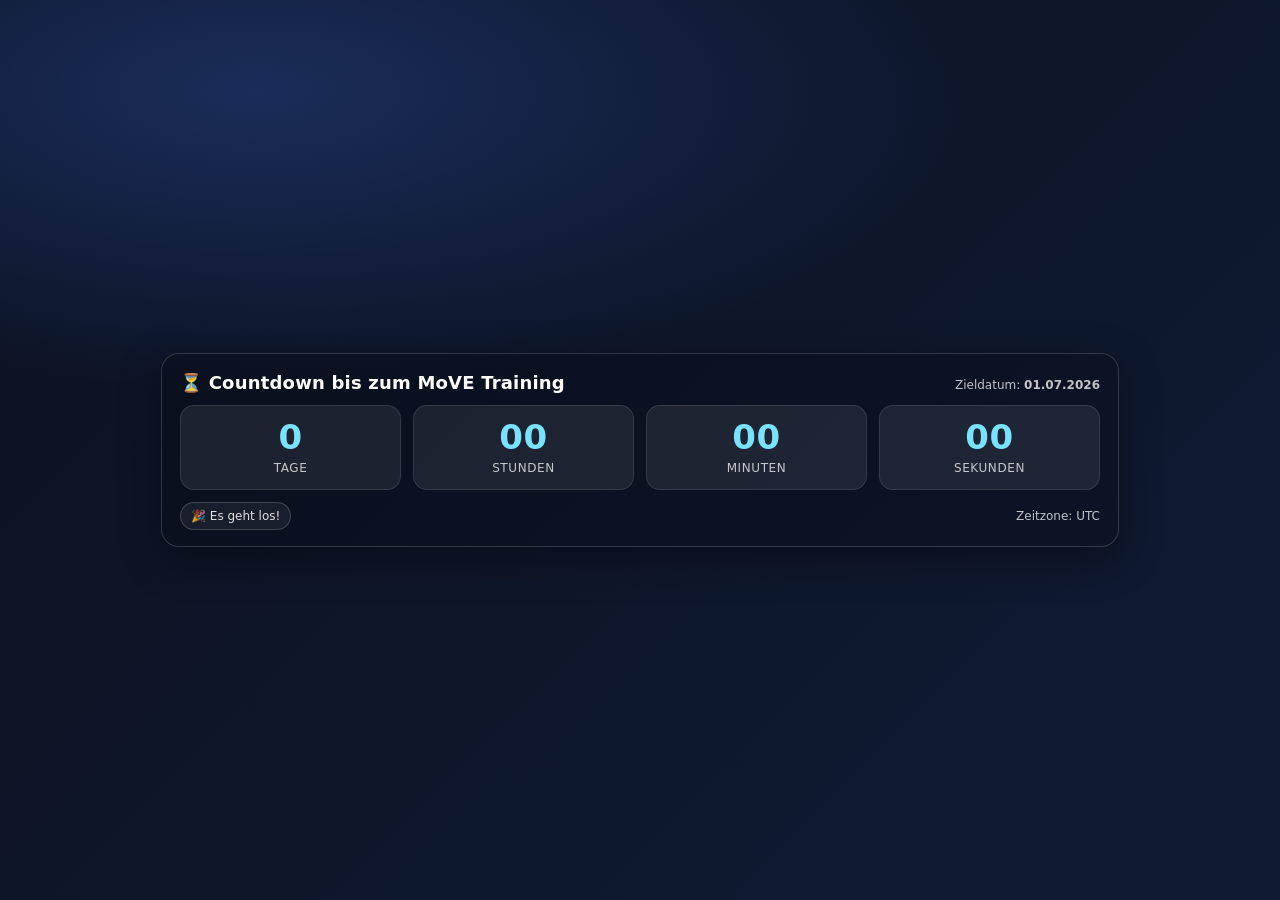
<file: countdown.html>
<!doctype html>
<html lang="de">
<head>
  <meta charset="utf-8" />
  <meta name="viewport" content="width=device-width, initial-scale=1" />
  <title>MoVE Countdown</title>
  <style>
    :root{
      --bg1:#0b1220;
      --bg2:#101b33;
      --accent:#79e2ff;
      --text:#ffffff;
      --muted:rgba(255,255,255,.75);
      --card:rgba(255,255,255,.08);
      --border:rgba(255,255,255,.16);
    }
    body{
      margin:0;
      font-family: system-ui, -apple-system, "Segoe UI", Roboto, Arial, sans-serif;
      background: radial-gradient(1200px 500px at 20% 10%, #1a2c5a 0%, transparent 60%),
                  linear-gradient(135deg, var(--bg1), var(--bg2));
      color:var(--text);
      height:100vh;
      display:flex;
      align-items:center;
      justify-content:center;
    }
    .wrap{
      width:min(920px, 94vw);
      padding:18px 18px 16px;
      border-radius:18px;
      background: rgba(0,0,0,.20);
      border:1px solid var(--border);
      box-shadow: 0 12px 40px rgba(0,0,0,.35);
    }
    .title{
      display:flex;
      align-items:baseline;
      justify-content:space-between;
      gap:12px;
      margin:0 0 12px 0;
    }
    .title h1{
      font-size:18px;
      margin:0;
      letter-spacing:.2px;
      font-weight:700;
    }
    .title .date{
      font-size:12px;
      color:var(--muted);
      white-space:nowrap;
    }
    .grid{
      display:grid;
      grid-template-columns: repeat(4, 1fr);
      gap:12px;
    }
    .box{
      padding:14px 12px;
      border-radius:14px;
      background: var(--card);
      border:1px solid rgba(255,255,255,.10);
      text-align:center;
    }
    .num{
      font-size:34px;
      line-height:1.05;
      font-weight:800;
      letter-spacing:.5px;
      color: var(--accent);
    }
    .label{
      margin-top:6px;
      font-size:12px;
      color:var(--muted);
      letter-spacing:.6px;
      text-transform:uppercase;
    }
    .footer{
      margin-top:12px;
      display:flex;
      align-items:center;
      justify-content:space-between;
      gap:10px;
      font-size:12px;
      color:var(--muted);
    }
    .badge{
      padding:6px 10px;
      border-radius:999px;
      border:1px solid rgba(255,255,255,.18);
      background: rgba(255,255,255,.06);
      color:rgba(255,255,255,.86);
    }
    @media (max-width:520px){
      .grid{ grid-template-columns: repeat(2, 1fr); }
      .num{ font-size:30px; }
    }
  </style>
</head>
<body>
  <div class="wrap" role="group" aria-label="Countdown bis MoVE Training">
    <div class="title">
      <h1>⏳ Countdown bis zum MoVE Training</h1>
      <div class="date">Zieldatum: <strong>01.07.2026</strong></div>
    </div>

    <div class="grid" aria-live="polite">
      <div class="box"><div class="num" id="d">–</div><div class="label">Tage</div></div>
      <div class="box"><div class="num" id="h">–</div><div class="label">Stunden</div></div>
      <div class="box"><div class="num" id="m">–</div><div class="label">Minuten</div></div>
      <div class="box"><div class="num" id="s">–</div><div class="label">Sekunden</div></div>
    </div>

    <div class="footer">
      <span class="badge" id="status">Lädt…</span>
      <span>Zeitzone: <span id="tz">lokal</span></span>
    </div>
  </div>

  <script>
    // Ziel: 01.07.2026, 00:00:00 in lokaler Zeit des Betrachters
    const target = new Date(2026, 6, 1, 0, 0, 0); // Monate: 0=Jan ... 6=Jul

    const el = {
      d: document.getElementById('d'),
      h: document.getElementById('h'),
      m: document.getElementById('m'),
      s: document.getElementById('s'),
      status: document.getElementById('status'),
      tz: document.getElementById('tz')
    };

    // Zeitzone anzeigen (sofern verfügbar)
    try {
      el.tz.textContent = Intl.DateTimeFormat().resolvedOptions().timeZone || 'lokal';
    } catch { /* ignore */ }

    const pad2 = (n) => String(n).padStart(2,'0');

    function tick(){
      const now = new Date();
      let diff = target - now;

      if (diff <= 0){
        el.d.textContent = '0';
        el.h.textContent = '00';
        el.m.textContent = '00';
        el.s.textContent = '00';
        el.status.textContent = '🎉 Es geht los!';
        return;
      }

      const sec = Math.floor(diff / 1000);
      const days = Math.floor(sec / 86400);
      const hours = Math.floor((sec % 86400) / 3600);
      const mins = Math.floor((sec % 3600) / 60);
      const secs = sec % 60;

      el.d.textContent = days;
      el.h.textContent = pad2(hours);
      el.m.textContent = pad2(mins);
      el.s.textContent = pad2(secs);
      el.status.textContent = '🚀 Training startet bald';
    }

    tick();
    setInterval(tick, 1000);
  </script>
</body>
</html>
</file>
<file: the44/styles.css>
:root {
  --bg: #f2f4f7;
  --surface: #ffffff;
  --surface-2: #f7f8fa;
  --text: #121821;
  --muted: #667085;
  --border: #e4e7ec;
  --accent: #0e5a8a;
  --accent-soft: #e2eef7;
  --on-accent: #ffffff;
  --pos: #17803d;
  --neg: #c0362c;
  --warn: #b45309;
  --warn-soft: #fff4e5;
  --radius: 14px;
  --shadow: 0 1px 2px rgba(16, 24, 40, 0.06), 0 1px 3px rgba(16, 24, 40, 0.08);
  --tabbar-h: 58px;
  --safe-b: env(safe-area-inset-bottom, 0px);
  --safe-t: env(safe-area-inset-top, 0px);
  color-scheme: light;
}

@media (prefers-color-scheme: dark) {
  :root {
    --bg: #0d1117;
    --surface: #161b22;
    --surface-2: #1c222b;
    --text: #e6edf3;
    --muted: #8b949e;
    --border: #2a313c;
    --accent: #58a6dd;
    --accent-soft: #13314a;
    --on-accent: #08131d;
    --pos: #3fb950;
    --neg: #f47067;
    --warn: #e3a341;
    --warn-soft: #2d2212;
    --shadow: none;
    color-scheme: dark;
  }
}

* { box-sizing: border-box; }
[hidden] { display: none !important; }
html { -webkit-text-size-adjust: 100%; }
body {
  margin: 0;
  background: var(--bg);
  color: var(--text);
  font: 16px/1.4 -apple-system, BlinkMacSystemFont, "SF Pro Text", "Segoe UI", Roboto, Helvetica, Arial, sans-serif;
  -webkit-tap-highlight-color: transparent;
  padding-bottom: calc(var(--tabbar-h) + var(--safe-b) + 24px);
}
a { color: var(--accent); text-decoration: none; }
button { font: inherit; color: inherit; }
h1, h2, h3 { margin: 0; letter-spacing: -0.01em; }
.ic { width: 22px; height: 22px; flex: none; }
.ic.inline { width: 14px; height: 14px; vertical-align: -2px; }
.ic.big { width: 44px; height: 44px; }
.muted { color: var(--muted); }
.small { font-size: 13px; }
.pos { color: var(--pos); }
.neg { color: var(--neg); }
.warn-text { color: var(--warn); display: flex; gap: 6px; align-items: center; }
.pad { padding: 4px 4px 0; }
.pre { white-space: pre-wrap; margin: 0; }
.clamp { display: -webkit-box; -webkit-line-clamp: 1; -webkit-box-orient: vertical; overflow: hidden; }

/* ---------- Shell ---------- */
.topbar {
  position: sticky; top: 0; z-index: 10;
  display: flex; align-items: center; gap: 4px;
  padding: calc(var(--safe-t) + 10px) 16px 10px;
  background: color-mix(in srgb, var(--bg) 86%, transparent);
  backdrop-filter: saturate(180%) blur(16px);
  -webkit-backdrop-filter: saturate(180%) blur(16px);
}
.topbar h1 { font-size: 28px; font-weight: 750; }
.topbar #back { margin-left: -10px; }
main { max-width: 720px; margin: 0 auto; padding: 4px 16px 16px; display: flex; flex-direction: column; gap: 14px; }

.tabbar {
  position: fixed; left: 0; right: 0; bottom: 0; z-index: 20;
  display: grid; grid-template-columns: repeat(5, 1fr);
  height: calc(var(--tabbar-h) + var(--safe-b)); padding-bottom: var(--safe-b);
  background: color-mix(in srgb, var(--surface) 90%, transparent);
  backdrop-filter: saturate(180%) blur(16px);
  -webkit-backdrop-filter: saturate(180%) blur(16px);
  border-top: 1px solid var(--border);
}
.tabbar a { display: flex; flex-direction: column; align-items: center; justify-content: center; gap: 2px; color: var(--muted); font-size: 11px; font-weight: 500; }
.tabbar a.active { color: var(--accent); }
.tabbar .ic { width: 24px; height: 24px; }

.fab {
  position: fixed; z-index: 15;
  right: max(16px, calc(50vw - 360px + 16px));
  bottom: calc(var(--tabbar-h) + var(--safe-b) + 16px);
  width: 56px; height: 56px; border-radius: 50%; border: 0;
  background: var(--accent); color: var(--on-accent);
  display: grid; place-items: center;
  box-shadow: 0 6px 16px rgba(14, 90, 138, 0.35);
  cursor: pointer;
}
.fab .ic { width: 26px; height: 26px; }

.toast {
  position: fixed; left: 50%; z-index: 100;
  bottom: calc(var(--tabbar-h) + var(--safe-b) + 84px);
  transform: translate(-50%, 20px); opacity: 0; pointer-events: none;
  background: #1f2937; color: #fff; padding: 10px 16px; border-radius: 999px;
  font-size: 14px; max-width: calc(100vw - 32px); transition: 0.2s ease;
}
.toast.show { opacity: 1; transform: translate(-50%, 0); }

/* ---------- Bausteine ---------- */
.card { background: var(--surface); border-radius: var(--radius); padding: 14px 16px; box-shadow: var(--shadow); display: flex; flex-direction: column; gap: 10px; }
.card.tap { cursor: pointer; }
.card-head { display: flex; align-items: center; justify-content: space-between; gap: 10px; }
.card-head h3 { font-size: 17px; }
.card-head a { display: inline-flex; align-items: center; font-size: 15px; }
.card-head a .ic { width: 18px; height: 18px; }
.card-actions { display: flex; gap: 8px; justify-content: flex-end; }
.row-between { display: flex; justify-content: space-between; align-items: baseline; gap: 10px; }

.hero {
  background: linear-gradient(135deg, #0e5a8a, #0b3c5d 70%);
  color: #fff; border-radius: 18px; padding: 18px; display: flex; flex-direction: column; gap: 16px;
}
.hero h2 { font-size: 26px; font-weight: 800; letter-spacing: 0.02em; }
.hero p { margin: 2px 0 0; opacity: 0.85; font-size: 14px; }
.hero-top { display: flex; justify-content: space-between; gap: 10px; align-items: flex-start; flex-wrap: wrap; }
.hero .pill { background: rgba(255, 255, 255, 0.16); color: #fff; }
.hero-progress { display: flex; flex-direction: column; gap: 8px; font-size: 14px; }
.hero-progress small { opacity: 0.8; }
.hero .progress { background: rgba(255, 255, 255, 0.2); }
.hero .progress span { background: #7fd1ff; }
.hero-cta { color: #fff; background: rgba(255, 255, 255, 0.14); border-radius: 12px; padding: 10px 12px; display: flex; gap: 8px; align-items: center; font-weight: 600; }

.pill { font-size: 12px; font-weight: 600; padding: 4px 10px; border-radius: 999px; background: var(--surface-2); color: var(--muted); white-space: nowrap; }
.pill.pos { background: color-mix(in srgb, var(--pos) 16%, transparent); color: var(--pos); }
.pill.accent { background: var(--accent-soft); color: var(--accent); }

.progress { height: 8px; border-radius: 99px; background: var(--surface-2); overflow: hidden; }
.progress span { display: block; height: 100%; background: var(--accent); border-radius: 99px; }

.notice { display: flex; gap: 10px; align-items: flex-start; background: var(--accent-soft); color: var(--text); padding: 12px 14px; border-radius: 12px; font-size: 14px; }
.notice .ic { color: var(--accent); }
.notice.warn { background: var(--warn-soft); }
.notice.warn .ic { color: var(--warn); }

.quick { display: grid; grid-template-columns: repeat(4, 1fr); gap: 10px; }
.quick button {
  border: 0; background: var(--surface); border-radius: var(--radius); box-shadow: var(--shadow);
  padding: 12px 4px; display: flex; flex-direction: column; align-items: center; gap: 6px;
  font-size: 13px; font-weight: 600; color: var(--accent); cursor: pointer;
}

.stats { display: grid; grid-template-columns: 1fr 1fr; gap: 10px; }
.stats.three { grid-template-columns: repeat(3, 1fr); }
.stat { background: var(--surface); border-radius: var(--radius); box-shadow: var(--shadow); padding: 12px 14px; display: flex; flex-direction: column; gap: 2px; color: var(--text); min-width: 0; }
.stat small { color: var(--muted); font-size: 12px; }
.stat strong { font-size: 20px; font-weight: 700; font-variant-numeric: tabular-nums; white-space: nowrap; overflow: hidden; text-overflow: ellipsis; }
.stats.three .stat strong { font-size: 16px; }
.stat span { color: var(--muted); font-size: 12px; }

.strip { display: flex; gap: 8px; overflow-x: auto; scrollbar-width: none; margin: 0 -16px; padding: 0 16px; }
.strip button { flex: none; border: 0; padding: 0; background: none; cursor: pointer; }
.strip img { width: 96px; height: 96px; object-fit: cover; border-radius: 10px; display: block; }

.segmented { display: grid; grid-auto-flow: column; grid-auto-columns: 1fr; background: var(--surface-2); border: 1px solid var(--border); border-radius: 10px; padding: 2px; }
.segmented a { text-align: center; padding: 7px 4px; border-radius: 8px; color: var(--text); font-size: 14px; font-weight: 500; }
.segmented a.active { background: var(--surface); box-shadow: var(--shadow); font-weight: 650; }

.chips { display: flex; gap: 8px; overflow-x: auto; scrollbar-width: none; margin: 0 -16px; padding: 0 16px; }
.chip { flex: none; border: 1px solid var(--border); background: var(--surface); padding: 6px 12px; border-radius: 999px; font-size: 14px; cursor: pointer; }
.chip.active { background: var(--accent); border-color: var(--accent); color: var(--on-accent); }

.filters { display: flex; gap: 10px; align-items: center; flex-wrap: wrap; }
.filters .chips { margin: 0; padding: 0; flex: 1; }
select, input, textarea {
  font: inherit; color: var(--text); background: var(--surface); border: 1px solid var(--border);
  border-radius: 10px; padding: 10px 12px; width: 100%; min-height: 44px;
}
.filters select { width: auto; min-height: 36px; padding: 6px 10px; }
textarea { resize: vertical; }
input[type="file"] { padding: 8px; font-size: 14px; }
input:focus, select:focus, textarea:focus { outline: 2px solid var(--accent); outline-offset: -1px; }
.search { -webkit-appearance: none; appearance: none; }

.btn {
  display: inline-flex; align-items: center; justify-content: center; gap: 8px;
  border: 1px solid var(--border); background: var(--surface); color: var(--text);
  padding: 11px 16px; border-radius: 12px; font-weight: 600; cursor: pointer; min-height: 44px;
}
.btn.small { padding: 6px 12px; min-height: 36px; font-size: 14px; }
.btn.primary { background: var(--accent); border-color: var(--accent); color: var(--on-accent); }
.btn.danger { color: var(--neg); }
.btn.full { width: 100%; }
.stack { display: flex; flex-direction: column; gap: 10px; }
.icon-btn { border: 0; background: none; padding: 8px; border-radius: 10px; display: inline-grid; place-items: center; cursor: pointer; color: inherit; }
.icon-btn.small { padding: 4px; }
.icon-btn.small .ic { width: 16px; height: 16px; }

/* Listen */
.list { list-style: none; margin: 0; padding: 0; background: var(--surface); border-radius: var(--radius); box-shadow: var(--shadow); overflow: hidden; }
.list > li + li { border-top: 1px solid var(--border); }
.list.compact { box-shadow: none; background: none; margin: 0 -4px; }
.row {
  display: flex; align-items: center; gap: 12px; width: 100%; text-align: left;
  border: 0; background: none; padding: 12px 14px; color: var(--text); cursor: pointer; min-height: 52px;
}
.list.compact .row { padding: 8px 4px; min-height: 0; }
.row .grow { flex: 1; min-width: 0; display: flex; flex-direction: column; gap: 2px; }
.row .grow strong { font-weight: 600; overflow: hidden; text-overflow: ellipsis; white-space: nowrap; }
.row .grow small { font-size: 13px; }
.row .amount { font-variant-numeric: tabular-nums; font-weight: 600; white-space: nowrap; }
.row .chev { color: var(--muted); width: 18px; height: 18px; }
.list-head { font-size: 13px; font-weight: 600; text-transform: uppercase; letter-spacing: 0.04em; color: var(--muted); display: flex; justify-content: space-between; padding: 6px 4px 0; margin-bottom: -6px; }
.list-head span { text-transform: none; letter-spacing: 0; font-variant-numeric: tabular-nums; }

.menu-icon { width: 32px; height: 32px; border-radius: 8px; background: var(--accent-soft); color: var(--accent); display: grid; place-items: center; }
.menu-icon .ic { width: 18px; height: 18px; }
.avatar { width: 36px; height: 36px; border-radius: 50%; background: var(--accent-soft); color: var(--accent); display: grid; place-items: center; font-weight: 700; flex: none; }

.tx-icon { width: 34px; height: 34px; border-radius: 50%; display: grid; place-items: center; flex: none; background: color-mix(in srgb, var(--neg) 12%, transparent); color: var(--neg); }
.tx-icon.income { background: color-mix(in srgb, var(--pos) 14%, transparent); color: var(--pos); }
.tx-icon .ic { width: 18px; height: 18px; }

.num-badge { width: 30px; height: 30px; border-radius: 50%; flex: none; display: grid; place-items: center; font-size: 13px; font-weight: 700; background: var(--surface-2); color: var(--muted); border: 1px solid var(--border); }
.num-badge.abgerufen { background: var(--warn-soft); color: var(--warn); border-color: transparent; }
.num-badge.bezahlt { background: var(--pos); color: #fff; border-color: transparent; }
.num-badge .ic { width: 16px; height: 16px; }

.badge { font-size: 11px; font-weight: 700; text-transform: uppercase; letter-spacing: 0.03em; padding: 2px 6px; border-radius: 6px; background: var(--surface-2); color: var(--muted); }
.badge.mangel { background: color-mix(in srgb, var(--neg) 14%, transparent); color: var(--neg); }
.badge.termin { background: var(--accent-soft); color: var(--accent); }

.task { display: flex; align-items: center; }
.task .row { padding-left: 4px; }
.check-btn { flex: none; margin-left: 14px; width: 26px; height: 26px; border-radius: 50%; border: 2px solid var(--border); background: none; display: grid; place-items: center; cursor: pointer; padding: 0; }
.task.done .check-btn { background: var(--pos); border-color: var(--pos); color: #fff; }
.task.done strong { text-decoration: line-through; color: var(--muted); }
.check-btn .ic { width: 16px; height: 16px; }

.file-thumb { width: 44px; height: 44px; border-radius: 8px; object-fit: cover; flex: none; background: var(--accent-soft); color: var(--accent); display: grid; place-items: center; position: relative; }
.file-thumb em { position: absolute; bottom: 3px; font-style: normal; font-size: 9px; font-weight: 800; text-transform: uppercase; }
.file-thumb .ic { width: 20px; height: 20px; margin-top: -8px; }

/* Key/Value */
.kv { margin: 0; display: flex; flex-direction: column; }
.kv > div { display: flex; justify-content: space-between; gap: 12px; padding: 8px 0; border-bottom: 1px solid var(--border); align-items: baseline; }
.kv > div:last-child { border-bottom: 0; }
.kv dt { color: var(--muted); font-size: 14px; display: flex; flex-direction: column; }
.kv dt small { font-size: 11px; opacity: 0.8; }
.kv dd { margin: 0; text-align: right; font-variant-numeric: tabular-nums; }

/* Leerzustand */
.empty { text-align: center; padding: 32px 16px; color: var(--muted); display: flex; flex-direction: column; align-items: center; gap: 10px; }
.empty h3 { color: var(--text); font-size: 18px; }
.empty p { margin: 0; max-width: 360px; }
.empty .btn { margin-top: 4px; }
.empty .ic.big { color: var(--accent); opacity: 0.8; }

/* Fotos */
.photo-group { display: flex; flex-direction: column; gap: 8px; }
.group-head { display: flex; justify-content: space-between; align-items: baseline; gap: 10px; flex-wrap: wrap; }
.group-head h3 { font-size: 17px; }
.group-head span { font-size: 13px; }
.photo-group p { margin: 0; }
.photo-grid { display: grid; grid-template-columns: repeat(3, 1fr); gap: 4px; border-radius: 12px; overflow: hidden; }
@media (min-width: 560px) { .photo-grid { grid-template-columns: repeat(4, 1fr); } }
.photo-grid button { border: 0; padding: 0; background: var(--surface-2); aspect-ratio: 1; cursor: pointer; }
.photo-grid img { width: 100%; height: 100%; object-fit: cover; display: block; }

/* Mieteingänge */
.months { display: grid; grid-template-columns: repeat(6, 1fr); gap: 6px; }
.month { border: 1px solid var(--border); background: var(--surface); border-radius: 8px; padding: 8px 0; font-size: 12px; font-weight: 600; display: flex; flex-direction: column; align-items: center; gap: 2px; min-height: 50px; justify-content: center; cursor: pointer; }
.month .ic { width: 14px; height: 14px; }
.month.booked { background: color-mix(in srgb, var(--pos) 14%, transparent); border-color: transparent; color: var(--pos); cursor: default; }
.month.due { border-color: var(--neg); color: var(--neg); }
.month.future { color: var(--muted); }
.month.na { opacity: 0.35; cursor: default; }

.prose h3 { font-size: 17px; margin-top: 6px; }
.prose p, .prose ol, .prose ul { margin: 0; }
.prose ol, .prose ul { padding-left: 20px; display: flex; flex-direction: column; gap: 4px; }

/* ---------- Dialoge ---------- */
dialog { border: 0; padding: 0; color: var(--text); background: var(--surface); }
dialog::backdrop { background: rgba(0, 0, 0, 0.45); }
dialog.sheet {
  width: 100%; max-width: 560px; max-height: 92vh; max-height: 92dvh;
  margin: auto auto 0; border-radius: 18px 18px 0 0; overflow: hidden;
  display: flex; flex-direction: column;
}
dialog.sheet[open] { animation: up 0.22s ease-out; }
@keyframes up { from { transform: translateY(40px); opacity: 0.4; } }
@media (min-width: 600px) { dialog.sheet { margin: auto; border-radius: 18px; } }
dialog.sheet form { display: flex; flex-direction: column; min-height: 0; max-height: inherit; }
.sheet-head { display: grid; grid-template-columns: 1fr auto 1fr; align-items: center; padding: 12px 8px; border-bottom: 1px solid var(--border); }
.sheet-head h2 { font-size: 16px; text-align: center; padding: 0 6px; }
.sheet-head .btn-text:last-child { justify-self: end; }
.btn-text { border: 0; background: none; color: var(--accent); padding: 8px 10px; cursor: pointer; font-size: 16px; justify-self: start; }
.btn-text.strong { font-weight: 700; }
.sheet-body {
  overflow-y: auto; padding: 14px 16px calc(20px + var(--safe-b));
  display: grid; grid-template-columns: 1fr 1fr; gap: 12px; align-content: start;
}
.field { display: flex; flex-direction: column; gap: 6px; grid-column: span 2; min-width: 0; }
.field.half { grid-column: span 1; }
.field > span, .label { font-size: 13px; font-weight: 600; color: var(--muted); }
.field.check { flex-direction: row; align-items: center; gap: 10px; }
.field.check input { width: 22px; height: 22px; min-height: 0; accent-color: var(--accent); }
.field.check span { font-size: 15px; font-weight: 400; color: var(--text); }
.field.intro { font-size: 14px; }
.hint { color: var(--muted); font-size: 12px; }
.hint:empty { display: none; }
.sheet-body > .btn { grid-column: span 2; margin-top: 8px; }
.mini-files { list-style: none; margin: 0; padding: 0; display: flex; flex-direction: column; gap: 4px; }
.mini-files li { display: flex; align-items: center; gap: 6px; font-size: 14px; }
.mini-files li .ic { width: 16px; height: 16px; }
.mini-files button:first-child { border: 0; background: none; color: var(--accent); padding: 4px 0; display: flex; gap: 6px; align-items: center; text-align: left; cursor: pointer; flex: 1; min-width: 0; overflow-wrap: anywhere; }
.thumb-row { display: flex; gap: 6px; flex-wrap: wrap; }
.thumb-row button { width: 64px; height: 64px; border: 0; padding: 0; border-radius: 8px; overflow: hidden; background: var(--surface-2); display: grid; place-items: center; cursor: pointer; }
.thumb-row img { width: 100%; height: 100%; object-fit: cover; }

.action-sheet .sheet-body { display: flex; flex-direction: column; gap: 0; padding-top: 6px; }
.as-title { padding: 10px 4px 12px; display: flex; flex-direction: column; gap: 2px; text-align: center; border-bottom: 1px solid var(--border); }
.as-title strong { overflow-wrap: anywhere; }
.as-title small { color: var(--muted); }
.as-btn { border: 0; background: none; display: flex; align-items: center; gap: 12px; padding: 14px 6px; font-size: 17px; color: var(--accent); cursor: pointer; border-bottom: 1px solid var(--border); text-align: left; }
.as-btn.danger { color: var(--neg); }
.as-btn.cancel { justify-content: center; font-weight: 600; border-bottom: 0; color: var(--text); }

dialog.viewer, dialog.lightbox {
  width: 100vw; height: 100vh; height: 100dvh; max-width: none; max-height: none; margin: 0;
  background: #000; color: #fff; display: flex; flex-direction: column;
}
dialog.viewer::backdrop, dialog.lightbox::backdrop { background: #000; }
.viewer-head { display: flex; align-items: center; justify-content: space-between; gap: 8px; padding: calc(var(--safe-t) + 6px) 8px 6px; }
.viewer-name, .lb-count { font-size: 14px; opacity: 0.85; overflow: hidden; text-overflow: ellipsis; white-space: nowrap; }
.viewer-body { flex: 1; min-height: 0; display: grid; place-items: center; overflow: auto; }
.viewer-body img { max-width: 100%; max-height: 100%; object-fit: contain; }
.viewer-body iframe { width: 100%; height: 100%; border: 0; background: #fff; }
.viewer-body .empty { color: #ccc; }
.lb-stage { flex: 1; min-height: 0; display: grid; place-items: center; touch-action: pan-y pinch-zoom; }
.lb-stage img { max-width: 100%; max-height: 100%; object-fit: contain; }
.lb-nav { position: absolute; top: 50%; transform: translateY(-50%); border: 0; width: 44px; height: 44px; border-radius: 50%; background: rgba(255, 255, 255, 0.14); color: #fff; display: grid; place-items: center; cursor: pointer; }
.lb-nav.prev { left: 10px; }
.lb-nav.next { right: 10px; }
.lb-nav[hidden] { display: none; }
.lb-caption { padding: 10px 16px calc(var(--safe-b) + 14px); font-size: 14px; }
.lb-caption span { opacity: 0.8; }
.lb-tools { display: flex; }
</file>
